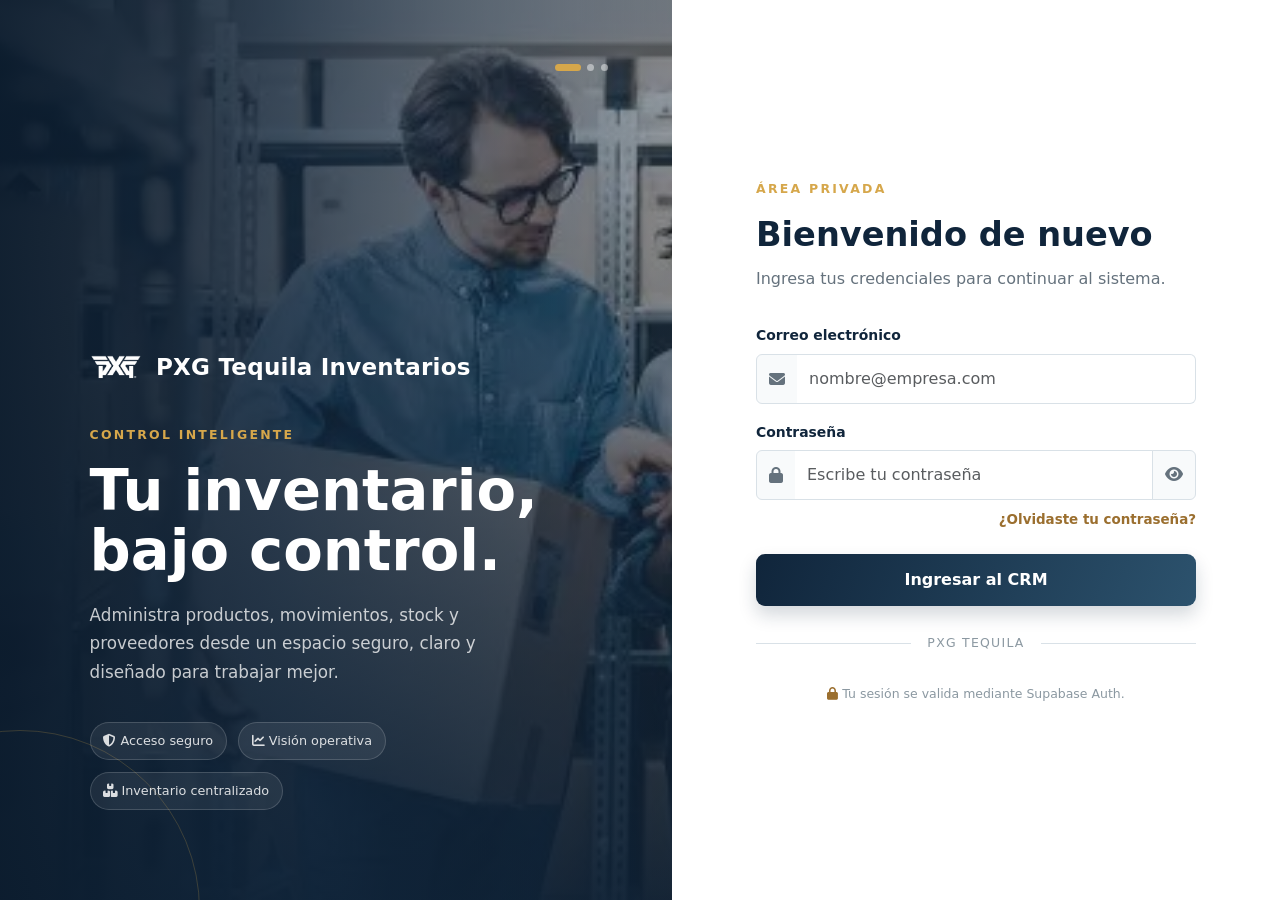
<file: login.html>
<!doctype html>
<html lang="es">
<head>
  <meta charset="UTF-8">
  <meta name="viewport" content="width=device-width, initial-scale=1">
  <meta name="description" content="Acceso seguro al CRM Inventario PXG">
  <title>Acceso | PXG Tequila Inventarios</title>
  <link rel="preconnect" href="https://fonts.googleapis.com">
  <link rel="preconnect" href="https://fonts.gstatic.com" crossorigin>
  <link href="https://fonts.googleapis.com/css2?family=Inter:wght@400;500;600;700&display=swap" rel="stylesheet">
  <link href="https://cdn.jsdelivr.net/npm/bootstrap@5.3.2/dist/css/bootstrap.min.css" rel="stylesheet">
  <link rel="stylesheet" href="https://cdnjs.cloudflare.com/ajax/libs/font-awesome/6.4.0/css/all.min.css">
  <link rel="stylesheet" href="login.css?v=20260826-slideshow">
</head>
<body class="login-page">
  <main class="login-shell">
    <section class="login-visual" aria-labelledby="loginBrandTitle">
      <div class="login-slideshow" aria-hidden="true">
        <figure class="login-slide is-active">
          <img src="assets/login/inventario-1.png" alt="" fetchpriority="high">
        </figure>
        <figure class="login-slide">
          <img src="assets/login/inventario-2.png" alt="" loading="lazy">
        </figure>
        <figure class="login-slide">
          <img src="assets/login/inventario-3.png" alt="" loading="lazy">
        </figure>
        <div class="login-slideshow-scrim"></div>
        <div class="login-slideshow-dots">
          <span class="login-slideshow-dot is-active"></span>
          <span class="login-slideshow-dot"></span>
          <span class="login-slideshow-dot"></span>
        </div>
      </div>
      <div class="login-visual-content">
        <div class="login-brand-lockup" id="loginBrandTitle">
          <img src="pxg-logo-transparent-wide.png" alt="Logo PXG">
          <span>PXG Tequila Inventarios</span>
        </div>
        <div class="login-eyebrow">Control inteligente</div>
        <h1>Tu inventario, bajo control.</h1>
        <p>Administra productos, movimientos, stock y proveedores desde un espacio seguro, claro y diseñado para trabajar mejor.</p>
        <div class="login-trust" aria-label="Características del sistema">
          <span><i class="fas fa-shield-halved me-1" aria-hidden="true"></i>Acceso seguro</span>
          <span><i class="fas fa-chart-line me-1" aria-hidden="true"></i>Visión operativa</span>
          <span><i class="fas fa-boxes-stacked me-1" aria-hidden="true"></i>Inventario centralizado</span>
        </div>
      </div>
    </section>

    <section class="login-panel" aria-labelledby="loginTitle">
      <div class="login-card">
        <div class="login-mobile-brand">
          <img src="pxg-logo-transparent-wide.png" alt="Logo PXG">
          <span>PXG Tequila Inventarios</span>
        </div>

        <header class="login-card-header">
          <div class="login-eyebrow">Área privada</div>
          <h2 id="loginTitle">Bienvenido de nuevo</h2>
          <p id="loginSubtitle">Ingresa tus credenciales para continuar al sistema.</p>
        </header>

        <div id="loginFeedback" class="login-feedback" role="status" aria-live="polite"></div>

        <form id="loginForm" class="login-form" novalidate>
          <div class="mb-3">
            <label for="email" class="form-label">Correo electrónico</label>
            <div class="input-group">
              <span class="input-group-text" aria-hidden="true"><i class="fas fa-envelope"></i></span>
              <input id="email" name="email" type="email" class="form-control" autocomplete="email" placeholder="nombre@empresa.com" required>
            </div>
          </div>

          <div class="mb-2">
            <label for="password" class="form-label">Contraseña</label>
            <div class="input-group">
              <span class="input-group-text" aria-hidden="true"><i class="fas fa-lock"></i></span>
              <input id="password" name="password" type="password" class="form-control" autocomplete="current-password" placeholder="Escribe tu contraseña" required minlength="6">
              <button type="button" class="btn password-toggle" data-password-target="password" aria-label="Mostrar contraseña" aria-pressed="false">
                <i class="fas fa-eye" aria-hidden="true"></i>
              </button>
            </div>
          </div>

          <div class="login-help-row">
            <button id="forgotPasswordBtn" type="button" class="login-link">¿Olvidaste tu contraseña?</button>
          </div>

          <button id="loginSubmit" type="submit" class="login-submit mt-4">
            <span class="submit-label">Ingresar al CRM</span>
            <span class="submit-loading is-hidden"><span class="spinner-border me-2" role="status" aria-hidden="true"></span>Validando acceso…</span>
          </button>
        </form>

        <form id="resetForm" class="login-form is-hidden" novalidate>
          <div class="mb-3">
            <label for="newPassword" class="form-label">Nueva contraseña</label>
            <div class="input-group">
              <span class="input-group-text" aria-hidden="true"><i class="fas fa-key"></i></span>
              <input id="newPassword" name="newPassword" type="password" class="form-control" autocomplete="new-password" placeholder="Mínimo 6 caracteres" required minlength="6">
              <button type="button" class="btn password-toggle" data-password-target="newPassword" aria-label="Mostrar nueva contraseña" aria-pressed="false">
                <i class="fas fa-eye" aria-hidden="true"></i>
              </button>
            </div>
          </div>

          <div class="mb-3">
            <label for="confirmPassword" class="form-label">Confirmar contraseña</label>
            <div class="input-group">
              <span class="input-group-text" aria-hidden="true"><i class="fas fa-check-double"></i></span>
              <input id="confirmPassword" name="confirmPassword" type="password" class="form-control" autocomplete="new-password" placeholder="Repite la nueva contraseña" required minlength="6">
              <button type="button" class="btn password-toggle" data-password-target="confirmPassword" aria-label="Mostrar confirmación" aria-pressed="false">
                <i class="fas fa-eye" aria-hidden="true"></i>
              </button>
            </div>
          </div>

          <button id="resetSubmit" type="submit" class="login-submit mt-2">
            <span class="submit-label">Actualizar contraseña</span>
            <span class="submit-loading is-hidden"><span class="spinner-border me-2" role="status" aria-hidden="true"></span>Guardando…</span>
          </button>
          <button id="backToLoginBtn" type="button" class="login-link d-block mx-auto mt-3">Volver al inicio de sesión</button>
        </form>

        <div class="login-divider"><span>PXG Tequila</span></div>
        <p class="login-footer-note"><i class="fas fa-lock me-1" aria-hidden="true"></i>Tu sesión se valida mediante Supabase Auth.</p>
      </div>
    </section>
  </main>
  <script type="module" src="login.js?v=20260826-slideshow"></script>
</body>
</html>
</file>
<file: login.css>
:root {
  --login-navy: #10253b;
  --login-navy-light: #19324d;
  --login-gold: #d6a74b;
  --login-cream: #f4f1ea;
  --login-muted: #65727d;
  --login-border: #d9e1e7;
}

.login-page {
  min-height: 100vh;
  margin: 0;
  background: var(--login-cream);
  color: #253442;
}

.login-shell {
  min-height: 100vh;
  display: grid;
  grid-template-columns: minmax(0, 1.05fr) minmax(420px, 0.95fr);
}

.login-visual {
  position: relative;
  display: flex;
  align-items: flex-end;
  min-height: 100vh;
  overflow: hidden;
  padding: clamp(2.5rem, 7vw, 6rem);
  background:
    radial-gradient(circle at 15% 15%, rgba(214, 167, 75, 0.22), transparent 28%),
    linear-gradient(145deg, #0b1c2e 0%, var(--login-navy) 54%, #2c526d 100%);
  color: #ffffff;
}

.login-visual::before,
.login-visual::after {
  content: '';
  position: absolute;
  border: 1px solid rgba(214, 167, 75, 0.22);
  border-radius: 50%;
  pointer-events: none;
}

.login-visual::before {
  width: 520px;
  height: 520px;
  top: -230px;
  right: -180px;
}

.login-visual::after {
  width: 360px;
  height: 360px;
  bottom: -190px;
  left: -160px;
}

.login-visual-content {
  position: relative;
  z-index: 1;
  max-width: 560px;
}

.login-brand-lockup {
  display: inline-flex;
  align-items: center;
  gap: 0.9rem;
  margin-bottom: 2.4rem;
  color: #ffffff;
  font-size: clamp(1.15rem, 1.8vw, 1.45rem);
  font-weight: 700;
  letter-spacing: 0.01em;
}

.login-brand-lockup img {
  width: 52px;
  height: 40px;
  object-fit: contain;
  filter: brightness(0) invert(1);
}

.login-eyebrow {
  margin-bottom: 1rem;
  color: var(--login-gold);
  font-size: 0.78rem;
  font-weight: 700;
  letter-spacing: 0.18em;
  text-transform: uppercase;
}

.login-visual h1 {
  margin-bottom: 1.2rem;
  font-size: clamp(2.35rem, 4.5vw, 4.7rem);
  font-weight: 700;
  line-height: 1.05;
}

.login-visual p {
  max-width: 460px;
  margin: 0;
  color: rgba(255, 255, 255, 0.76);
  font-size: 1.05rem;
  line-height: 1.7;
}

.login-trust {
  display: flex;
  flex-wrap: wrap;
  gap: 0.7rem;
  margin-top: 2.2rem;
}

.login-trust span {
  padding: 0.55rem 0.8rem;
  border: 1px solid rgba(255, 255, 255, 0.16);
  border-radius: 999px;
  background: rgba(255, 255, 255, 0.07);
  color: rgba(255, 255, 255, 0.84);
  font-size: 0.8rem;
}

.login-panel {
  display: flex;
  align-items: center;
  justify-content: center;
  padding: clamp(1.5rem, 5vw, 5rem);
  background: #ffffff;
}

.login-card {
  width: min(100%, 440px);
}

.login-mobile-brand {
  display: none;
  align-items: center;
  gap: 0.65rem;
  margin-bottom: 2rem;
  color: var(--login-navy);
  font-weight: 700;
}

.login-mobile-brand img {
  width: 38px;
  height: 30px;
  object-fit: contain;
}

.login-card-header {
  margin-bottom: 2rem;
}

.login-card-header h2 {
  margin-bottom: 0.65rem;
  color: var(--login-navy);
  font-size: clamp(1.65rem, 3vw, 2.1rem);
  font-weight: 700;
}

.login-card-header p {
  margin: 0;
  color: var(--login-muted);
  line-height: 1.6;
}

.login-form .form-label {
  margin-bottom: 0.45rem;
  color: var(--login-navy);
  font-size: 0.87rem;
  font-weight: 700;
}

.login-form .input-group-text,
.login-form .form-control {
  min-height: 50px;
  border-color: var(--login-border);
}

.login-form .input-group-text {
  background: #f8fafb;
  color: var(--login-muted);
}

.login-form .form-control {
  border-left: 0;
  color: var(--login-navy);
}

.login-form .form-control:focus {
  border-color: var(--login-gold);
  box-shadow: 0 0 0 0.22rem rgba(214, 167, 75, 0.18);
}

.login-form .input-group:focus-within .input-group-text {
  border-color: var(--login-gold);
  color: var(--login-gold-dark, #9b6f2f);
}

.login-form .password-toggle {
  border-color: var(--login-border);
  background: #f8fafb;
  color: var(--login-muted);
}

.login-form .password-toggle:hover {
  color: var(--login-navy);
}

.login-submit {
  width: 100%;
  min-height: 52px;
  border: 0;
  border-radius: 9px;
  background: linear-gradient(110deg, var(--login-navy), #2c526d);
  color: #ffffff;
  font-weight: 700;
  box-shadow: 0 9px 18px rgba(16, 37, 59, 0.18);
  transition: transform 160ms ease-out, box-shadow 160ms ease-out, filter 160ms ease-out;
}

.login-submit:hover {
  filter: brightness(1.08);
  box-shadow: 0 12px 24px rgba(16, 37, 59, 0.24);
}

.login-submit:active {
  transform: scale(0.98);
}

.login-submit:disabled {
  cursor: wait;
  opacity: 0.72;
}

.login-submit .spinner-border {
  width: 1rem;
  height: 1rem;
  border-width: 0.14em;
}

.login-help-row {
  display: flex;
  justify-content: flex-end;
  margin-top: 0.65rem;
}

.login-link {
  border: 0;
  padding: 0;
  background: transparent;
  color: var(--login-gold-dark, #9b6f2f);
  font-size: 0.84rem;
  font-weight: 700;
  text-decoration: none;
}

.login-link:hover {
  color: var(--login-navy);
  text-decoration: underline;
}

.login-divider {
  display: flex;
  align-items: center;
  gap: 1rem;
  margin: 1.75rem 0;
  color: #8b98a1;
  font-size: 0.78rem;
  text-transform: uppercase;
  letter-spacing: 0.1em;
}

.login-divider::before,
.login-divider::after {
  content: '';
  flex: 1;
  height: 1px;
  background: var(--login-border);
}

.login-feedback {
  min-height: 0;
  margin-bottom: 1rem;
  border: 0;
  border-radius: 8px;
  font-size: 0.88rem;
  line-height: 1.45;
}

.login-feedback:not(:empty) {
  padding: 0.75rem 0.9rem;
}

.login-feedback.is-error {
  background: rgba(184, 92, 92, 0.11);
  color: #8c3f3f;
}

.login-feedback.is-success {
  background: rgba(47, 133, 90, 0.11);
  color: #246a49;
}

.login-feedback.is-info {
  background: rgba(45, 138, 166, 0.11);
  color: #20677a;
}

.login-footer-note {
  margin-top: 2rem;
  color: #8b98a1;
  font-size: 0.78rem;
  line-height: 1.5;
  text-align: center;
}

.login-footer-note i {
  color: var(--login-gold-dark, #9b6f2f);
}

.is-hidden {
  display: none !important;
}

@media (max-width: 900px) {
  .login-shell {
    display: block;
  }

  .login-visual {
    min-height: 330px;
    padding: 2.5rem 1.5rem;
  }

  .login-visual h1 {
    font-size: 2.5rem;
  }

  .login-panel {
    min-height: calc(100vh - 330px);
    padding: 2.5rem 1.5rem;
  }
}

@media (max-width: 540px) {
  .login-visual {
    min-height: 280px;
    padding: 1.5rem;
  }

  .login-visual-content {
    width: 100%;
  }

  .login-brand-lockup {
    margin-bottom: 1.7rem;
  }

  .login-visual h1 {
    margin-bottom: 0.8rem;
    font-size: 2rem;
  }

  .login-visual p,
  .login-trust {
    display: none;
  }

  .login-panel {
    min-height: calc(100vh - 280px);
    padding: 2rem 1.25rem 2.5rem;
  }
}

@media (prefers-reduced-motion: reduce) {
  .login-submit {
    transition: none;
  }
}


/* Carrusel visual del acceso */
.login-slideshow {
  position: absolute;
  inset: 0;
  z-index: 0;
  overflow: hidden;
  background: var(--login-navy);
}

.login-slide {
  position: absolute;
  inset: 0;
  margin: 0;
  opacity: 0;
  transition: opacity 850ms ease-in-out;
}

.login-slide.is-active {
  opacity: 1;
}

.login-slide img {
  width: 100%;
  height: 100%;
  display: block;
  object-fit: cover;
  object-position: center;
  filter: saturate(0.88) contrast(0.96);
}

.login-slideshow-scrim {
  position: absolute;
  inset: 0;
  background:
    linear-gradient(90deg, rgba(11, 28, 46, 0.94) 0%, rgba(16, 37, 59, 0.78) 42%, rgba(16, 37, 59, 0.38) 100%),
    linear-gradient(0deg, rgba(11, 28, 46, 0.88) 0%, rgba(11, 28, 46, 0.08) 72%);
  pointer-events: none;
}

.login-slideshow-dots {
  display: flex;
  align-items: center;
  gap: 0.42rem;
  position: absolute;
  right: clamp(1.5rem, 5vw, 4.5rem);
  top: clamp(1.5rem, 5vw, 4rem);
}

.login-slideshow-dot {
  display: block;
  width: 7px;
  height: 7px;
  background: rgba(255, 255, 255, 0.46);
  border-radius: 99px;
  transition: width 240ms ease-out, background-color 240ms ease-out;
}

.login-slideshow-dot.is-active {
  width: 26px;
  background: var(--login-gold);
}

@media (max-width: 900px) {
  .login-slideshow-scrim {
    background:
      linear-gradient(180deg, rgba(11, 28, 46, 0.5) 0%, rgba(16, 37, 59, 0.72) 72%, rgba(11, 28, 46, 0.96) 100%),
      linear-gradient(90deg, rgba(16, 37, 59, 0.42), rgba(16, 37, 59, 0.12));
  }

  .login-slideshow-dots {
    right: 1.5rem;
    top: 1.5rem;
  }
}

@media (prefers-reduced-motion: reduce) {
  .login-slide,
  .login-slideshow-dot {
    transition: none;
  }
}
</file>
